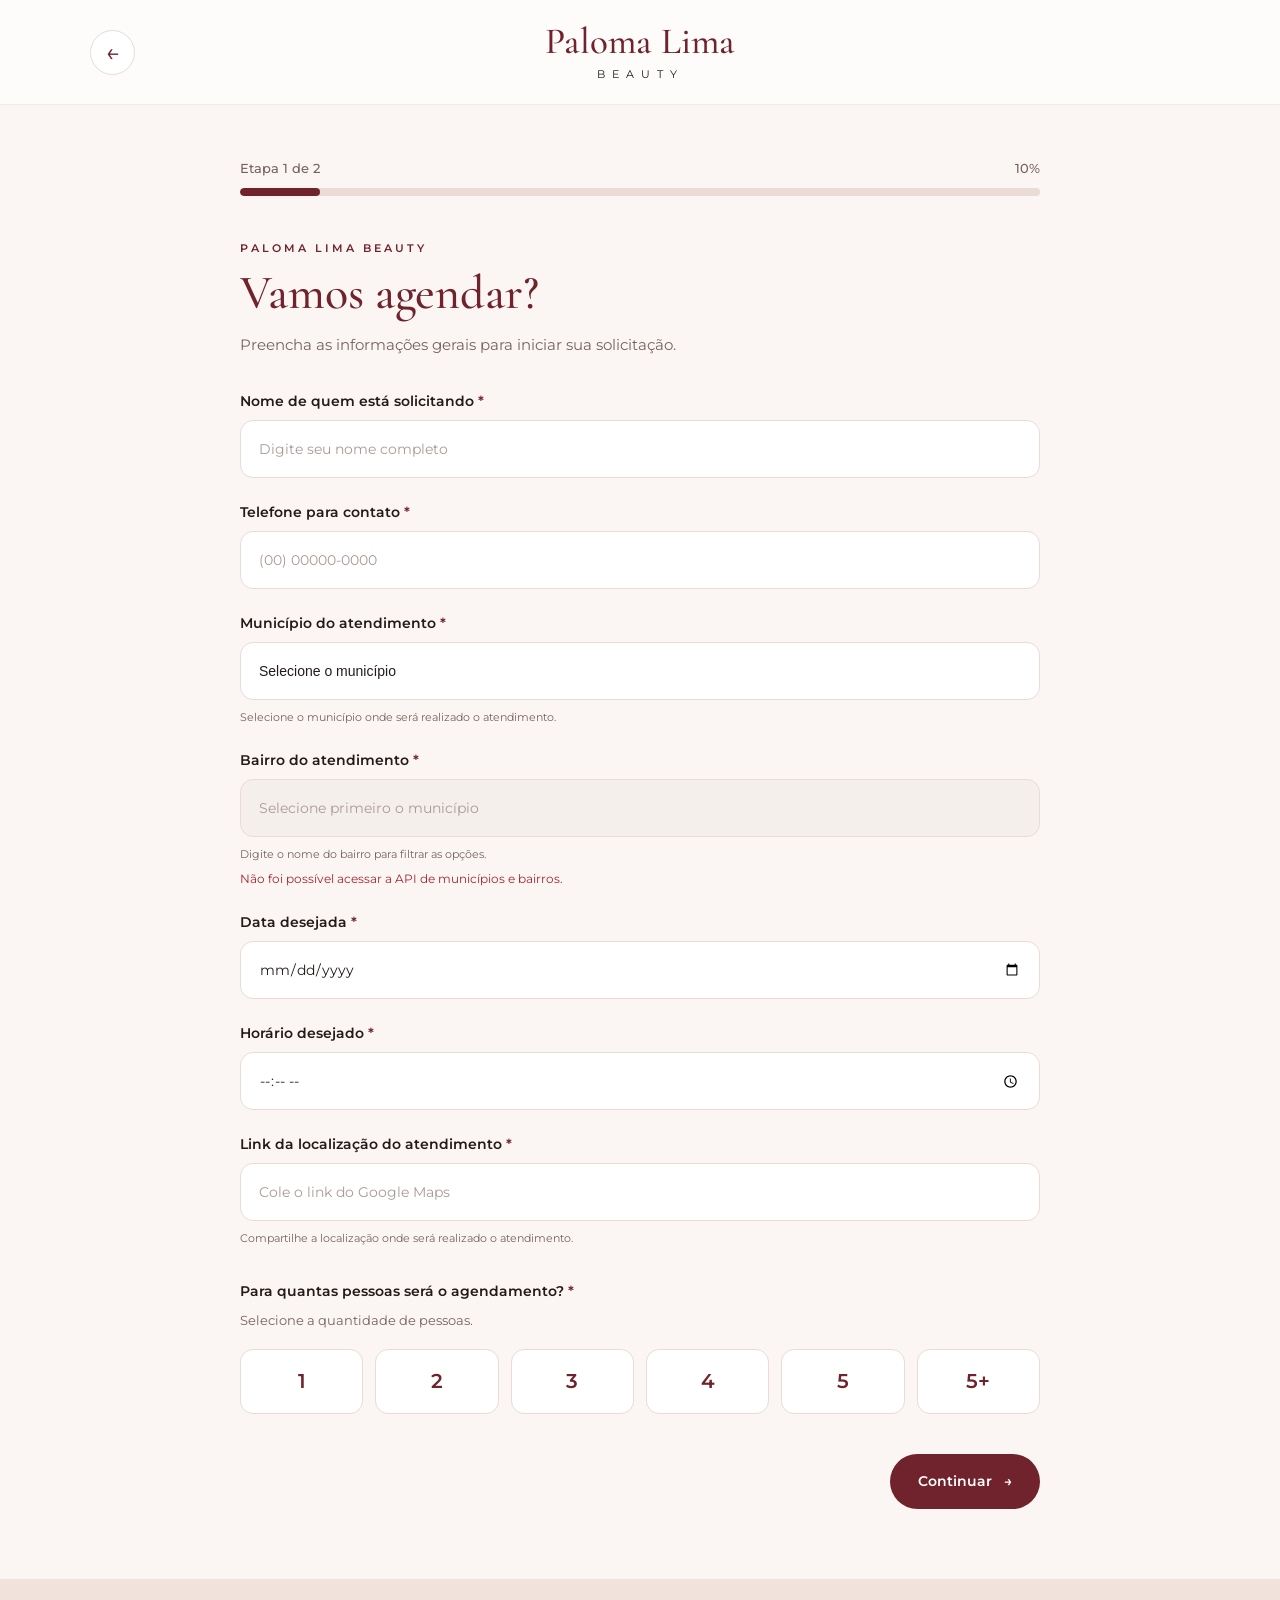
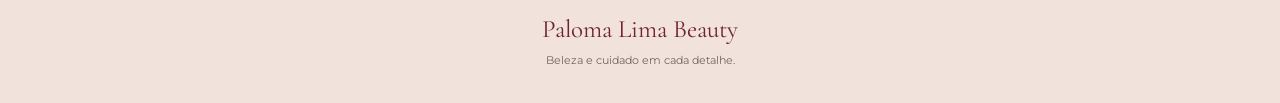
<file: agendamento.html>
<!doctype html>
<html lang="pt-BR">
  <head>
    <meta charset="UTF-8" />
    <meta name="viewport" content="width=device-width, initial-scale=1.0" />

    <meta
      name="description"
      content="Agende seu atendimento na Paloma Lima Beauty."
    />

    <title>Agendamento | Paloma Lima Beauty</title>

    <link rel="stylesheet" href="agendamento.css" />
    <script src="agendamento.js" defer></script>
  </head>

  <body>
    <!-- CABEÇALHO -->

    <header class="booking-header">
      <a href="index.html" class="back-button" aria-label="Voltar"> &#8592; </a>

      <div class="booking-logo">
        <h1>Paloma Lima</h1>
        <span>BEAUTY</span>
      </div>
    </header>

    <main class="booking-container">
      <!-- PROGRESSO -->

      <div class="progress-container">
        <div class="progress-info">
          <span id="stepCounter">Etapa 1 de 2</span>
          <span id="progressPercent">10%</span>
        </div>

        <div
          class="progress-bar"
          role="progressbar"
          aria-label="Progresso do agendamento"
          aria-valuemin="0"
          aria-valuemax="100"
          aria-valuenow="10"
        >
          <div class="progress-fill" id="progressFill"></div>
        </div>
      </div>

      <!-- FORMULÁRIO -->

      <form id="bookingForm" autocomplete="on" novalidate>
        <!-- =====================================
                 ETAPA 1: DADOS GERAIS
            ====================================== -->

        <section class="form-step active" id="stepDados">
          <div class="step-heading">
            <span class="step-subtitle">PALOMA LIMA BEAUTY</span>

            <h2>Vamos agendar?</h2>

            <p>Preencha as informações gerais para iniciar sua solicitação.</p>
          </div>

          <!-- NOME DO RESPONSÁVEL -->

          <div class="form-group">
            <label for="nomeResponsavel">
              Nome de quem está solicitando <span>*</span>
            </label>

            <input
              type="text"
              id="nomeResponsavel"
              name="nomeResponsavel"
              placeholder="Digite seu nome completo"
              autocomplete="name"
              required
            />
          </div>

          <!-- TELEFONE -->

          <div class="form-group">
            <label for="telefone"> Telefone para contato <span>*</span> </label>

            <input
              type="tel"
              id="telefone"
              name="telefone"
              placeholder="(00) 00000-0000"
              autocomplete="tel"
              inputmode="numeric"
              required
            />
          </div>

          <!-- MUNICÍPIO -->

          <div class="form-group">
            <label for="municipio">
              Município do atendimento <span>*</span>
            </label>

            <select
              id="municipio"
              name="municipio"
              data-api-field="municipios"
              class="form-select"
              required
            >
              <option value="">Selecione o município</option>

              <option value="São Luís">São Luís</option>

              <option value="Raposa">Raposa</option>

              <option value="Paço do Lumiar">Paço do Lumiar</option>

              <option value="São José de Ribamar">São José de Ribamar</option>

              <option value="__outros__">Outros municípios</option>
            </select>

            <small>
              Selecione o município onde será realizado o atendimento.
            </small>
          </div>

          <!-- OUTROS MUNICÍPIOS -->

          <div class="form-group" id="outroMunicipioGroup" hidden>
            <label for="outroMunicipio">
              Informe o município <span>*</span>
            </label>

            <input
              type="text"
              id="outroMunicipio"
              name="outroMunicipio"
              placeholder="Digite o nome do município"
              disabled
            />
          </div>

          <!-- BAIRRO -->

          <div class="form-group">
            <label for="bairro"> Bairro do atendimento <span>*</span> </label>

            <div class="location-search" id="bairroSearch">
              <input
                type="text"
                id="bairro"
                name="bairro"
                placeholder="Selecione primeiro o município"
                autocomplete="new-password"
                autocapitalize="words"
                spellcheck="false"
                data-form-type="other"
                data-api-field="bairros"
                aria-autocomplete="list"
                aria-controls="bairroSuggestions"
                aria-expanded="false"
                disabled
                required
              />

              <div
                id="bairroSuggestions"
                class="location-options"
                role="listbox"
                aria-label="Sugestões de bairros"
                hidden
              ></div>
            </div>

            <small id="bairroHelp">
              Digite o nome do bairro para filtrar as opções.
            </small>
          </div>

          <!-- DATA -->

          <div class="form-group">
            <label for="data"> Data desejada <span>*</span> </label>

            <input type="date" id="data" name="data" required />
          </div>

          <!-- HORÁRIO -->

          <div class="form-group">
            <label for="horario"> Horário desejado <span>*</span> </label>

            <input type="time" id="horario" name="horario" required />
          </div>

          <!-- LOCALIZAÇÃO -->

          <div class="form-group">
            <label for="localizacao">
              Link da localização do atendimento <span>*</span>
            </label>

            <input
              type="url"
              id="localizacao"
              name="localizacao"
              placeholder="Cole o link do Google Maps"
              required
            />

            <small>
              Compartilhe a localização onde será realizado o atendimento.
            </small>
          </div>

          <!-- QUANTIDADE DE PESSOAS -->

          <div class="form-group quantity-group">
            <label>
              Para quantas pessoas será o agendamento?
              <span>*</span>
            </label>

            <p class="field-description">Selecione a quantidade de pessoas.</p>

            <div class="quantity-options">
              <label class="quantity-card">
                <input type="radio" name="quantidadePessoas" value="1" />
                <span>1</span>
              </label>

              <label class="quantity-card">
                <input type="radio" name="quantidadePessoas" value="2" />
                <span>2</span>
              </label>

              <label class="quantity-card">
                <input type="radio" name="quantidadePessoas" value="3" />
                <span>3</span>
              </label>

              <label class="quantity-card">
                <input type="radio" name="quantidadePessoas" value="4" />
                <span>4</span>
              </label>

              <label class="quantity-card">
                <input type="radio" name="quantidadePessoas" value="5" />
                <span>5</span>
              </label>

              <label class="quantity-card">
                <input type="radio" name="quantidadePessoas" value="mais" />
                <span>5+</span>
              </label>
            </div>

            <!-- QUANTIDADE PERSONALIZADA -->

            <div class="custom-quantity" id="customQuantity" hidden>
              <label for="quantidadeExata">
                Informe a quantidade de pessoas <span>*</span>
              </label>

              <input
                type="number"
                id="quantidadeExata"
                name="quantidadeExata"
                min="6"
                step="1"
                placeholder="Exemplo: 8"
              />
            </div>
          </div>

          <!-- CONTINUAR -->

          <div class="step-actions">
            <button type="button" class="btn-next" data-action="next">
              Continuar <span>&#8594;</span>
            </button>
          </div>
        </section>

        <!-- =====================================
                 ETAPA 2: CLIENTES
            ====================================== -->

        <section class="form-step" id="stepPessoas" hidden>
          <div class="step-heading">
            <span class="step-subtitle"> DADOS INDIVIDUAIS </span>

            <h2>Informações das clientes</h2>

            <p>
              Preencha os dados e escolha os serviços de cada pessoa
              individualmente.
            </p>
          </div>

          <!-- ABAS DAS PESSOAS -->

          <div
            class="people-tabs"
            id="peopleTabs"
            role="tablist"
            aria-label="Clientes do agendamento"
          ></div>

          <!-- FORMULÁRIOS INDIVIDUAIS -->

          <div class="people-forms" id="peopleForms"></div>

          <!-- NAVEGAÇÃO ENTRE PESSOAS -->

          <div class="person-navigation" id="personNavigation" hidden>
            <button
              type="button"
              class="btn-back"
              data-action="previous-person"
            >
              &#8592; Anterior
            </button>

            <span id="personCounter"> Pessoa 1 de 1 </span>

            <button type="button" class="btn-next" data-action="next-person">
              Próxima &#8594;
            </button>
          </div>

          <!-- AÇÕES DA ETAPA -->

          <div class="step-actions">
            <button type="button" class="btn-back" data-action="back">
              Voltar
            </button>

            <button type="submit" class="btn-finish">
              Finalizar agendamento
              <span>&#10003;</span>
            </button>
          </div>
        </section>

        <!-- =====================================
                 MODELO INDIVIDUAL DE CADA CLIENTE
            ====================================== -->

        <template id="personTemplate">
          <article class="person-card">
            <div class="person-heading">
              <span class="person-number"> CLIENTE 1 </span>

              <h3 class="person-title">Pessoa 1</h3>
            </div>

            <!-- NOME DA CLIENTE -->

            <div class="form-group">
              <label> Nome completo da cliente <span>*</span> </label>

              <input
                type="text"
                data-field="nome"
                placeholder="Digite o nome completo"
              />
            </div>

            <!-- SERVIÇOS -->

            <div class="form-group">
              <label> Qual serviço deseja realizar? <span>*</span> </label>

              <p class="field-description">
                Cada pessoa pode escolher um serviço diferente.
              </p>

              <div class="service-options">
                <label class="option-card">
                  <input type="radio" data-group="servico" value="Maquiagem" />

                  <span class="option-content">
                    <span class="option-icon"> &#10024; </span>
                    <span>Maquiagem</span>
                  </span>
                </label>

                <label class="option-card">
                  <input type="radio" data-group="servico" value="Babyliss" />

                  <span class="option-content">
                    <span class="option-icon"> &#8767; </span>
                    <span>Babyliss</span>
                  </span>
                </label>

                <label class="option-card">
                  <input type="radio" data-group="servico" value="Penteado" />

                  <span class="option-content">
                    <span class="option-icon"> &#10047; </span>
                    <span>Penteado</span>
                  </span>
                </label>

                <label class="option-card">
                  <input
                    type="radio"
                    data-group="servico"
                    value="Maquiagem + Babyliss"
                  />

                  <span class="option-content">
                    <span class="option-icon"> &#10024; </span>
                    <span>Maquiagem + Babyliss</span>
                  </span>
                </label>

                <label class="option-card">
                  <input
                    type="radio"
                    data-group="servico"
                    value="Maquiagem + Penteado"
                  />

                  <span class="option-content">
                    <span class="option-icon"> &#10047; </span>
                    <span>Maquiagem + Penteado</span>
                  </span>
                </label>
              </div>
            </div>

            <!-- BABYLISS -->

            <div class="conditional-section" data-panel="babyliss" hidden>
              <div class="form-group">
                <label> Qual tipo de Babyliss deseja? <span>*</span> </label>

                <div class="choice-options">
                  <label class="choice-card">
                    <input
                      type="radio"
                      data-group="tipoBabyliss"
                      value="Babyliss liso"
                    />

                    <span>Babyliss liso</span>
                  </label>

                  <label class="choice-card">
                    <input
                      type="radio"
                      data-group="tipoBabyliss"
                      value="Babyliss cacheado"
                    />

                    <span>Babyliss cacheado</span>
                  </label>
                </div>
              </div>
            </div>

            <!-- PENTEADO -->

            <div class="conditional-section" data-panel="penteado" hidden>
              <div class="form-group">
                <label> Escolha o tipo de penteado <span>*</span> </label>

                <div class="choice-options">
                  <label class="choice-card">
                    <input
                      type="radio"
                      data-group="tipoPenteado"
                      value="Coque liso"
                    />

                    <span>Coque liso</span>
                  </label>

                  <label class="choice-card">
                    <input
                      type="radio"
                      data-group="tipoPenteado"
                      value="Coque cacheado"
                    />

                    <span>Coque cacheado</span>
                  </label>

                  <label class="choice-card">
                    <input
                      type="radio"
                      data-group="tipoPenteado"
                      value="Semipreso liso"
                    />

                    <span>Semipreso liso</span>
                  </label>

                  <label class="choice-card">
                    <input
                      type="radio"
                      data-group="tipoPenteado"
                      value="Semipreso cacheado"
                    />

                    <span>Semipreso cacheado</span>
                  </label>
                </div>
              </div>
            </div>

            <!-- TAMANHO DO CABELO -->

            <div class="conditional-section" data-panel="tamanho" hidden>
              <div class="form-group">
                <label> Qual o tamanho do cabelo? <span>*</span> </label>

                <div class="choice-options">
                  <label class="choice-card">
                    <input
                      type="radio"
                      data-group="tamanhoCabelo"
                      value="Pequeno"
                    />

                    <span>Pequeno</span>
                  </label>

                  <label class="choice-card">
                    <input
                      type="radio"
                      data-group="tamanhoCabelo"
                      value="Médio"
                    />

                    <span>Médio</span>
                  </label>

                  <label class="choice-card">
                    <input
                      type="radio"
                      data-group="tamanhoCabelo"
                      value="Grande"
                    />

                    <span>Grande</span>
                  </label>
                </div>
              </div>
            </div>

            <!-- AUTORIZAÇÃO DE IMAGEM -->

            <div class="conditional-section" data-panel="imagem" hidden>
              <div class="image-authorization">
                <h3>Direito de uso de imagem</h3>

                <p>
                  Você autoriza o uso das imagens do seu atendimento para
                  divulgação dos trabalhos da Paloma Lima Beauty?
                </p>

                <div class="choice-options">
                  <label class="choice-card">
                    <input
                      type="radio"
                      data-group="autorizacaoImagem"
                      value="Sim"
                    />

                    <span>Sim, autorizo</span>
                  </label>

                  <label class="choice-card">
                    <input
                      type="radio"
                      data-group="autorizacaoImagem"
                      value="Não"
                    />

                    <span>Não autorizo</span>
                  </label>
                </div>

                <small class="privacy-note">
                  A autorização é opcional e não interfere na realização do
                  atendimento.
                </small>
              </div>
            </div>
          </article>
        </template>

        <!-- =====================================
                 ETAPA FINAL: SUCESSO
            ====================================== -->

        <section
          class="form-step success-step"
          id="stepFinal"
          hidden
          aria-live="polite"
        >
          <div class="success-icon">
            <span>&#10003;</span>
          </div>

          <span class="success-kicker"> PALOMA LIMA BEAUTY </span>

          <h2 id="successTitle">Solicitação recebida!</h2>

          <p class="success-message" id="successMessage">
            Obrigada por escolher a Paloma Lima Beauty!
          </p>

          <!-- RESUMO -->

          <div class="success-summary">
            <h3>Resumo da solicitação</h3>

            <div class="summary-row">
              <span>Código</span>
              <strong id="successBookingId">---</strong>
            </div>

            <div class="summary-row">
              <span>Responsável</span>
              <strong id="successResponsible">---</strong>
            </div>

            <div class="summary-row">
              <span>Quantidade de pessoas</span>
              <strong id="successPeople">---</strong>
            </div>

            <div class="summary-row">
              <span>Data desejada</span>
              <strong id="successDate">---</strong>
            </div>

            <div class="summary-row">
              <span>Horário desejado</span>
              <strong id="successTime">---</strong>
            </div>

            <div class="summary-row">
              <span>Status</span>

              <strong id="successStatus" class="status-pill">
                Aguardando confirmação
              </strong>
            </div>
          </div>

          <!-- CLIENTES -->

          <div class="success-clients">
            <h3>Clientes incluídas</h3>

            <ul id="successClients"></ul>
          </div>

          <!-- AVISO -->

          <p class="success-notice" id="successNotice">
            Nossa equipe entrará em contato para verificar a disponibilidade e
            confirmar o atendimento.
          </p>

          <!-- VOLTAR AO INÍCIO -->

          <a href="index.html" class="btn-home">
            Voltar ao início <span>&#8594;</span>
          </a>
        </section>
      </form>
    </main>

    <!-- RODAPÉ -->

    <footer class="booking-footer">
      <p>Paloma Lima Beauty</p>

      <span> Beleza e cuidado em cada detalhe. </span>
    </footer>
  </body>
</html>
</file>
<file: agendamento.css>
/* ==========================================
   PALOMA LIMA BEAUTY
   AGENDAMENTO - CSS COMPLETO
========================================== */

@import url('https://fonts.googleapis.com/css2?family=Cormorant+Garamond:wght@400;500;600;700&family=Montserrat:wght@300;400;500;600;700&display=swap');


/* VARIÁVEIS */

:root {
    --background: #fbf6f3;
    --background-light: #ffffff;
    --background-pink: #f7eae6;

    --burgundy: #70232c;
    --burgundy-dark: #541820;

    --text: #241b19;
    --text-soft: #75635e;

    --border: #eadbd5;
    --gold: #b18a73;

    --success: #427b58;
    --white: #ffffff;

    --shadow: 0 8px 30px rgba(75, 35, 35, 0.06);
}


/* RESET */

* {
    margin: 0;
    padding: 0;
    box-sizing: border-box;
}

html {
    scroll-behavior: smooth;
}

body {
    min-height: 100vh;
    background: var(--background);
    color: var(--text);
    font-family: 'Montserrat', sans-serif;
    overflow-x: hidden;
}

button,
input {
    font: inherit;
}

button {
    cursor: pointer;
}

a {
    color: inherit;
    text-decoration: none;
}

[hidden] {
    display: none !important;
}


/* CABEÇALHO */

.booking-header {
    width: 100%;
    min-height: 105px;
    padding: 15px 7%;

    display: flex;
    align-items: center;
    justify-content: center;

    position: relative;

    background: rgba(255, 255, 255, 0.65);
    border-bottom: 1px solid rgba(112, 35, 44, 0.08);
}

.back-button {
    position: absolute;
    left: 7%;

    width: 45px;
    height: 45px;

    display: flex;
    align-items: center;
    justify-content: center;

    border-radius: 50%;
    border: 1px solid var(--border);

    background: var(--white);
    color: var(--burgundy);

    font-size: 25px;
    transition: 0.3s;
}

.back-button:hover {
    background: var(--burgundy);
    color: var(--white);
}

.booking-logo {
    text-align: center;
}

.booking-logo h1 {
    font-family: 'Cormorant Garamond', serif;
    font-size: 37px;
    font-weight: 500;
    line-height: 1;
    color: var(--burgundy);
}

.booking-logo span {
    display: block;
    font-size: 11px;
    letter-spacing: 7px;
    margin-top: 7px;
    color: var(--text);
}


/* CONTAINER */

.booking-container {
    width: 100%;
    max-width: 850px;
    margin: 55px auto;
    padding: 0 25px;
}


/* PROGRESSO */

.progress-container {
    width: 100%;
    margin-bottom: 45px;
}

.progress-info {
    display: flex;
    align-items: center;
    justify-content: space-between;
    margin-bottom: 12px;

    font-size: 13px;
    font-weight: 500;
    color: var(--text-soft);
}

.progress-bar {
    width: 100%;
    height: 8px;
    background: #eadbd5;
    border-radius: 50px;
    overflow: hidden;
}

.progress-fill {
    width: 10%;
    height: 100%;
    background: var(--burgundy);
    border-radius: 50px;
    transition: width 0.4s ease;
}


/* ETAPAS */

.form-step {
    display: none;
    width: 100%;
    animation: fadeIn 0.35s ease;
}

.form-step.active {
    display: block;
}

@keyframes fadeIn {
    from {
        opacity: 0;
        transform: translateY(10px);
    }

    to {
        opacity: 1;
        transform: translateY(0);
    }
}


/* TÍTULOS */

.step-heading {
    margin-bottom: 35px;
}

.step-subtitle {
    display: block;
    color: var(--burgundy);
    font-size: 11px;
    font-weight: 600;
    letter-spacing: 3px;
    margin-bottom: 12px;
}

.step-heading h2 {
    font-family: 'Cormorant Garamond', serif;
    font-size: 48px;
    font-weight: 500;
    line-height: 1.1;
    color: var(--burgundy);
    margin-bottom: 12px;
}

.step-heading p {
    font-size: 15px;
    line-height: 1.7;
    color: var(--text-soft);
}


/* CAMPOS */

.form-group {
    width: 100%;
    margin-bottom: 25px;
}

.form-group > label {
    display: block;
    font-size: 14px;
    font-weight: 600;
    margin-bottom: 10px;
    color: var(--text);
}

.form-group > label span {
    color: var(--burgundy);
}

.form-group input[type="text"],
.form-group input[type="tel"],
.form-group input[type="url"],
.form-group input[type="date"],
.form-group input[type="time"],
.form-group input[type="number"] {
    width: 100%;
    min-height: 58px;
    padding: 16px 18px;

    background: var(--white);
    border: 1px solid var(--border);
    border-radius: 13px;

    outline: none;
    font-size: 14px;
    color: var(--text);

    transition: 0.3s;
}

.form-group input::placeholder {
    color: #aa9a94;
}

.form-group input:focus {
    border-color: var(--burgundy);
    box-shadow: 0 0 0 3px rgba(112, 35, 44, 0.07);
}

.form-group small {
    display: block;
    margin-top: 9px;
    font-size: 11px;
    line-height: 1.5;
    color: var(--text-soft);
}

.field-description {
    font-size: 13px;
    color: var(--text-soft);
    margin-bottom: 18px;
    line-height: 1.6;
}


/* QUANTIDADE */

.quantity-group {
    margin-top: 35px;
}

.quantity-options {
    display: grid;
    grid-template-columns: repeat(6, 1fr);
    gap: 12px;
}

.quantity-card {
    position: relative;
    cursor: pointer;
}

.quantity-card input,
.option-card input,
.choice-card input {
    position: absolute;
    opacity: 0;
    width: 1px;
    height: 1px;
}

.quantity-card span {
    min-height: 65px;
    display: flex;
    align-items: center;
    justify-content: center;

    border: 1px solid var(--border);
    border-radius: 13px;

    background: var(--white);
    color: var(--burgundy);

    font-size: 20px;
    font-weight: 600;

    transition: 0.25s;
}

.quantity-card input:checked + span {
    background: var(--burgundy);
    color: var(--white);
    border-color: var(--burgundy);
}

.quantity-card input:focus-visible + span {
    outline: 3px solid var(--gold);
    outline-offset: 3px;
}

.quantity-card:hover span {
    border-color: var(--burgundy);
}

.custom-quantity {
    margin-top: 22px;
    padding: 20px;
    background: var(--background-pink);
    border-radius: 15px;
}


/* SERVIÇOS */

.service-options {
    display: grid;
    grid-template-columns: repeat(2, 1fr);
    gap: 15px;
}

.option-card {
    position: relative;
    cursor: pointer;
}

.option-content {
    min-height: 85px;
    padding: 18px;

    display: flex;
    align-items: center;
    gap: 15px;

    border: 1px solid var(--border);
    border-radius: 15px;

    background: var(--white);
    color: var(--text);

    font-size: 14px;
    font-weight: 500;

    transition: 0.25s;
}

.option-icon {
    width: 42px;
    height: 42px;

    display: flex;
    align-items: center;
    justify-content: center;

    flex-shrink: 0;

    border-radius: 50%;
    background: var(--background-pink);
    color: var(--burgundy);

    font-size: 20px;
}

.option-card input:checked + .option-content {
    border: 2px solid var(--burgundy);
    background: #fbf0ed;
    color: var(--burgundy);
}

.option-card input:focus-visible + .option-content {
    outline: 3px solid var(--gold);
    outline-offset: 3px;
}

.option-card:hover .option-content {
    border-color: var(--burgundy);
}


/* BABYLISS E PENTEADOS */

.choice-options {
    display: grid;
    grid-template-columns: repeat(2, 1fr);
    gap: 13px;
}

.choice-card {
    position: relative;
    cursor: pointer;
}

.choice-card span {
    min-height: 65px;
    padding: 15px;

    display: flex;
    align-items: center;
    justify-content: center;

    text-align: center;

    background: var(--white);
    border: 1px solid var(--border);
    border-radius: 13px;

    color: var(--text);
    font-size: 14px;
    font-weight: 500;

    transition: 0.25s;
}

.choice-card input:checked + span {
    background: var(--burgundy);
    border-color: var(--burgundy);
    color: var(--white);
}

.choice-card input:focus-visible + span {
    outline: 3px solid var(--gold);
    outline-offset: 3px;
}

.choice-card:hover span {
    border-color: var(--burgundy);
}


/* SEÇÕES CONDICIONAIS */

.conditional-section {
    width: 100%;
    margin-top: 30px;
    padding: 25px;

    border-radius: 17px;
    background: var(--background-pink);

    animation: fadeIn 0.3s ease;
}

.conditional-section .form-group:last-child {
    margin-bottom: 0;
}

.image-authorization h3 {
    font-family: 'Cormorant Garamond', serif;
    font-size: 29px;
    font-weight: 500;
    color: var(--burgundy);
    margin-bottom: 12px;
}

.image-authorization p {
    font-size: 13px;
    line-height: 1.7;
    color: var(--text-soft);
    margin-bottom: 20px;
}

.privacy-note {
    display: block;
    margin-top: 18px;
    font-size: 11px;
    line-height: 1.6;
    color: var(--text-soft);
}


/* ABAS */

.people-tabs {
    display: flex;
    align-items: center;
    gap: 10px;

    overflow-x: auto;
    padding: 5px 2px 15px;
    margin-bottom: 25px;

    scrollbar-width: thin;
}

.person-tab {
    flex-shrink: 0;
    min-width: 105px;
    padding: 13px 18px;

    border: 1px solid var(--border);
    border-radius: 12px;

    background: var(--white);
    color: var(--burgundy);

    font-size: 13px;
    font-weight: 500;

    transition: 0.25s;
}

.person-tab.active {
    background: var(--burgundy);
    color: var(--white);
    border-color: var(--burgundy);
}

.person-tab.completed {
    border-color: var(--success);
}

.person-tab:focus-visible {
    outline: 3px solid var(--gold);
    outline-offset: 3px;
}


/* CARTÃO DA CLIENTE */

.people-forms {
    width: 100%;
}

.person-card {
    width: 100%;
    padding: 30px;

    background: var(--white);
    border: 1px solid var(--border);
    border-radius: 20px;

    box-shadow: var(--shadow);
}

.person-heading {
    margin-bottom: 30px;
    padding-bottom: 20px;
    border-bottom: 1px solid var(--border);
}

.person-number {
    display: inline-block;
    margin-bottom: 8px;

    color: var(--burgundy);
    font-size: 10px;
    font-weight: 700;
    letter-spacing: 2px;
}

.person-title {
    font-family: 'Cormorant Garamond', serif;
    font-size: 35px;
    font-weight: 500;
    color: var(--burgundy);
}


/* NAVEGAÇÃO ENTRE CLIENTES */

.person-navigation {
    width: 100%;

    display: flex;
    align-items: center;
    justify-content: space-between;

    gap: 12px;
    margin-top: 25px;
}

#personCounter {
    font-size: 12px;
    font-weight: 600;
    color: var(--text-soft);
    text-align: center;
}


/* BOTÕES */

.step-actions {
    display: flex;
    align-items: center;
    justify-content: space-between;
    gap: 15px;
    margin-top: 40px;
}

.btn-next,
.btn-back,
.btn-finish,
.btn-home {
    min-height: 55px;
    padding: 15px 28px;

    display: inline-flex;
    align-items: center;
    justify-content: center;
    gap: 12px;

    border-radius: 50px;

    font-size: 14px;
    font-weight: 600;

    transition: 0.3s;
}

.btn-next {
    background: var(--burgundy);
    color: var(--white);
    border: none;
    margin-left: auto;
}

.btn-next:hover {
    background: var(--burgundy-dark);
    transform: translateY(-2px);
}

.btn-back {
    background: var(--white);
    color: var(--burgundy);
    border: 1px solid var(--border);
}

.btn-back:hover {
    border-color: var(--burgundy);
    background: var(--background-pink);
}

.btn-finish {
    background: var(--burgundy);
    color: var(--white);
    border: none;
}

.btn-finish:hover {
    background: var(--burgundy-dark);
    transform: translateY(-2px);
}

.btn-next:disabled,
.btn-finish:disabled {
    opacity: 0.6;
    cursor: not-allowed;
    transform: none;
}

.btn-home {
    background: var(--burgundy);
    color: var(--white);
    margin-top: 25px;
}

.btn-home:hover {
    background: var(--burgundy-dark);
}


/* TELA DE SUCESSO */

.success-step {
    text-align: center;
    padding: 35px 0 55px;
    max-width: 620px;
    margin: auto;
}

.success-icon {
    width: 88px;
    height: 88px;
    margin: 0 auto 25px;

    display: flex;
    align-items: center;
    justify-content: center;

    border-radius: 50%;
    background: #e6f1e8;
    color: var(--success);

    animation: successPop 0.6s ease;
}

.success-icon span {
    font-size: 43px;
    font-weight: 600;
}

@keyframes successPop {
    0% {
        transform: scale(0.5);
        opacity: 0;
    }

    70% {
        transform: scale(1.12);
    }

    100% {
        transform: scale(1);
        opacity: 1;
    }
}

.success-kicker {
    display: block;
    color: var(--burgundy);
    font-size: 11px;
    font-weight: 600;
    letter-spacing: 3px;
    margin-bottom: 12px;
}

.success-step h2 {
    font-family: 'Cormorant Garamond', serif;
    font-size: 46px;
    font-weight: 500;
    color: var(--burgundy);
    margin-bottom: 12px;
}

.success-message {
    color: var(--text-soft);
    font-size: 14px;
    line-height: 1.8;
    margin-bottom: 30px;
}

.success-summary,
.success-clients {
    background: var(--white);
    border: 1px solid var(--border);
    border-radius: 18px;
    padding: 24px;
    margin-bottom: 18px;
    text-align: left;
    box-shadow: var(--shadow);
}

.success-summary h3,
.success-clients h3 {
    font-family: 'Cormorant Garamond', serif;
    font-size: 27px;
    font-weight: 500;
    color: var(--burgundy);
    margin-bottom: 18px;
}

.summary-row {
    display: flex;
    justify-content: space-between;
    align-items: center;
    gap: 15px;
    padding: 12px 0;
    border-bottom: 1px solid #f1e8e4;
}

.summary-row:last-child {
    border-bottom: none;
}

.summary-row span {
    font-size: 12px;
    color: var(--text-soft);
}

.summary-row strong {
    font-size: 12px;
    color: var(--text);
    text-align: right;
    overflow-wrap: anywhere;
}

.status-pill {
    background: #fff2df;
    color: #98601f !important;
    padding: 7px 10px;
    border-radius: 30px;
}

.status-pill.demo {
    background: #e9edf5;
    color: #435b83 !important;
}

.success-clients ul {
    list-style: none;
    display: flex;
    flex-direction: column;
    gap: 10px;
}

.success-clients li {
    background: var(--background);
    padding: 13px;
    border-radius: 10px;

    display: flex;
    justify-content: space-between;
    align-items: center;
    gap: 12px;
}

.success-clients li strong {
    font-size: 13px;
    color: var(--burgundy);
}

.success-clients li span {
    font-size: 11px;
    color: var(--text-soft);
    text-align: right;
}

.success-notice {
    font-size: 12px;
    line-height: 1.8;
    color: var(--text-soft);
    margin: 22px auto;
    max-width: 480px;
}


/* RODAPÉ */

.booking-footer {
    padding: 35px 20px;
    margin-top: 70px;
    text-align: center;
    background: #f1e2dc;
}

.booking-footer p {
    font-family: 'Cormorant Garamond', serif;
    font-size: 25px;
    color: var(--burgundy);
    margin-bottom: 5px;
}

.booking-footer span {
    font-size: 11px;
    color: var(--text-soft);
}


/* TABLETS */

@media (min-width: 600px) and (max-width: 900px) {

    .booking-container {
        max-width: 750px;
        padding: 0 30px;
    }

    .step-heading h2 {
        font-size: 43px;
    }

}


/* CELULARES */

@media (max-width: 599px) {

    .booking-header {
        min-height: 85px;
        padding: 12px 20px;
    }

    .back-button {
        left: 18px;
        width: 38px;
        height: 38px;
        font-size: 22px;
    }

    .booking-logo h1 {
        font-size: 29px;
    }

    .booking-logo span {
        font-size: 9px;
        letter-spacing: 6px;
    }

    .booking-container {
        width: 100%;
        margin: 35px auto;
        padding: 0 19px;
    }

    .progress-container {
        margin-bottom: 35px;
    }

    .progress-info {
        font-size: 11px;
    }

    .step-heading {
        margin-bottom: 28px;
    }

    .step-heading h2 {
        font-size: 39px;
        line-height: 1.05;
    }

    .step-heading p {
        font-size: 13px;
    }

    .step-subtitle {
        font-size: 10px;
        letter-spacing: 2px;
    }

    .form-group {
        margin-bottom: 22px;
    }

    .form-group > label {
        font-size: 13px;
    }

    .form-group input[type="text"],
    .form-group input[type="tel"],
    .form-group input[type="url"],
    .form-group input[type="date"],
    .form-group input[type="time"],
    .form-group input[type="number"] {
        min-height: 55px;
        padding: 14px;
        font-size: 13px;
    }

    .quantity-options {
        grid-template-columns: repeat(3, 1fr);
        gap: 10px;
    }

    .quantity-card span {
        min-height: 58px;
        font-size: 18px;
    }

    .service-options {
        grid-template-columns: 1fr;
        gap: 12px;
    }

    .option-content {
        min-height: 70px;
        padding: 13px 15px;
        font-size: 13px;
    }

    .option-icon {
        width: 38px;
        height: 38px;
        font-size: 18px;
    }

    .choice-options {
        grid-template-columns: 1fr;
        gap: 11px;
    }

    .choice-card span {
        min-height: 57px;
        font-size: 13px;
    }

    .conditional-section {
        padding: 18px;
        margin-top: 22px;
    }

    .image-authorization h3 {
        font-size: 27px;
    }

    .image-authorization p {
        font-size: 12px;
    }

    .people-tabs {
        gap: 8px;
        margin-bottom: 18px;
    }

    .person-tab {
        min-width: 95px;
        padding: 12px 14px;
        font-size: 12px;
    }

    .person-card {
        padding: 20px 16px;
        border-radius: 16px;
    }

    .person-heading {
        margin-bottom: 23px;
    }

    .person-title {
        font-size: 31px;
    }

    .person-navigation {
        flex-wrap: wrap;
        gap: 8px;
    }

    #personCounter {
        font-size: 10px;
    }

    .step-actions {
        margin-top: 30px;
        gap: 10px;
    }

    .btn-next,
    .btn-back,
    .btn-finish,
    .btn-home {
        min-height: 51px;
        padding: 13px 18px;
        font-size: 12px;
    }

    .person-navigation .btn-next,
    .person-navigation .btn-back {
        padding: 12px 14px;
        font-size: 11px;
    }

    .success-step {
        padding: 25px 0 40px;
    }

    .success-step h2 {
        font-size: 39px;
    }

    .success-summary,
    .success-clients {
        padding: 18px;
    }

    .summary-row {
        gap: 8px;
    }

    .summary-row span,
    .summary-row strong {
        font-size: 11px;
    }

    .success-clients li {
        align-items: flex-start;
        flex-direction: column;
    }

    .success-clients li span {
        text-align: left;
    }

    .booking-footer {
        padding: 30px 15px;
        margin-top: 50px;
    }

}


/* CELULARES PEQUENOS */

@media (max-width: 360px) {

    .booking-container {
        padding: 0 14px;
    }

    .booking-logo h1 {
        font-size: 25px;
    }

    .step-heading h2 {
        font-size: 34px;
    }

    .quantity-options {
        gap: 7px;
    }

    .person-card {
        padding: 16px 12px;
    }

    .btn-next,
    .btn-back,
    .btn-finish {
        padding: 12px 13px;
        font-size: 11px;
    }

}

/* ==========================================
   MUNICÍPIO E BAIRRO
   PALOMA LIMA BEAUTY
========================================== */

/* CAMPO DE MUNICÍPIO */

.location-group {
    position: relative;
}

.select-wrapper {
    position: relative;
    width: 100%;
}

.form-group select {
    width: 100%;
    min-height: 58px;
    padding: 16px 45px 16px 18px;

    appearance: none;
    -webkit-appearance: none;

    background: var(--white);
    border: 1px solid var(--border);
    border-radius: 13px;

    outline: none;
    font-size: 14px;
    color: var(--text);

    cursor: pointer;
    transition: 0.3s;
}

.select-wrapper::after {
    content: "⌄";

    position: absolute;
    right: 18px;
    top: 50%;

    transform: translateY(-50%);

    color: var(--burgundy);
    font-size: 21px;

    pointer-events: none;
}

.form-group select:focus {
    border-color: var(--burgundy);
    box-shadow: 0 0 0 3px rgba(112, 35, 44, 0.07);
}

.form-group select:disabled {
    background: #f5efec;
    color: #aa9a94;
    cursor: not-allowed;
}


/* CAMPO DE PESQUISA DO BAIRRO */

.location-search {
    position: relative;
    width: 100%;
}

.location-search input {
    width: 100%;
    min-height: 58px;
    padding: 16px 18px;

    background: var(--white);
    border: 1px solid var(--border);
    border-radius: 13px;

    outline: none;
    font-size: 14px;
    color: var(--text);

    transition: 0.3s;
}

.location-search input::placeholder {
    color: #aa9a94;
}

.location-search input:focus {
    border-color: var(--burgundy);
    box-shadow: 0 0 0 3px rgba(112, 35, 44, 0.07);
}

.location-search input:disabled {
    background: #f5efec;
    color: #aa9a94;
    cursor: not-allowed;
}


/* LISTA DE RESULTADOS */

.location-options {
    position: absolute;
    top: calc(100% + 7px);
    left: 0;

    width: 100%;
    max-height: 240px;

    overflow-y: auto;

    padding: 7px;

    background: var(--white);
    border: 1px solid var(--border);
    border-radius: 13px;

    box-shadow: 0 12px 30px rgba(75, 35, 35, 0.12);

    z-index: 50;
}


/* OPÇÕES DOS BAIRROS */

.location-option {
    width: 100%;
    padding: 13px 14px;

    display: flex;
    align-items: center;

    border: none;
    border-radius: 9px;

    background: transparent;

    color: var(--text);
    text-align: left;
    font-size: 13px;

    transition: 0.2s;
}

.location-option:hover,
.location-option:focus {
    background: var(--background-pink);
    color: var(--burgundy);
    outline: none;
}


/* MENSAGEM SEM RESULTADOS */

.location-empty {
    padding: 14px;

    color: var(--text-soft);
    font-size: 12px;
    text-align: center;
}


/* CAMPO DE OUTRO MUNICÍPIO */

#outroMunicipioGroup {
    animation: fadeIn 0.3s ease;
}


/* RESPONSIVIDADE */

@media (max-width: 599px) {

    .form-group select {
        min-height: 55px;
        padding: 14px;
        font-size: 13px;
    }

    .location-search input {
        min-height: 55px;
        padding: 14px;
        font-size: 13px;
    }

    .location-options {
        max-height: 210px;
    }

    .location-option {
        padding: 13px;
        font-size: 12px;
    }

}


/* AJUSTE DO AUTOCOMPLETE PERSONALIZADO DE BAIRROS */
.location-search {
    position: relative;
    z-index: 1;
}

.location-search.is-open {
    z-index: 100;
}

.location-options {
    left: 0;
    right: 0;
    width: 100%;
    box-sizing: border-box;
    z-index: 1000;
}

.location-option {
    display: block;
    cursor: pointer;
    font-family: inherit;
}

.location-option + .location-option {
    margin-top: 2px;
}

@media (max-width: 599px) {
    .location-options {
        top: calc(100% + 6px);
        max-height: 210px;
    }
}
</file>
